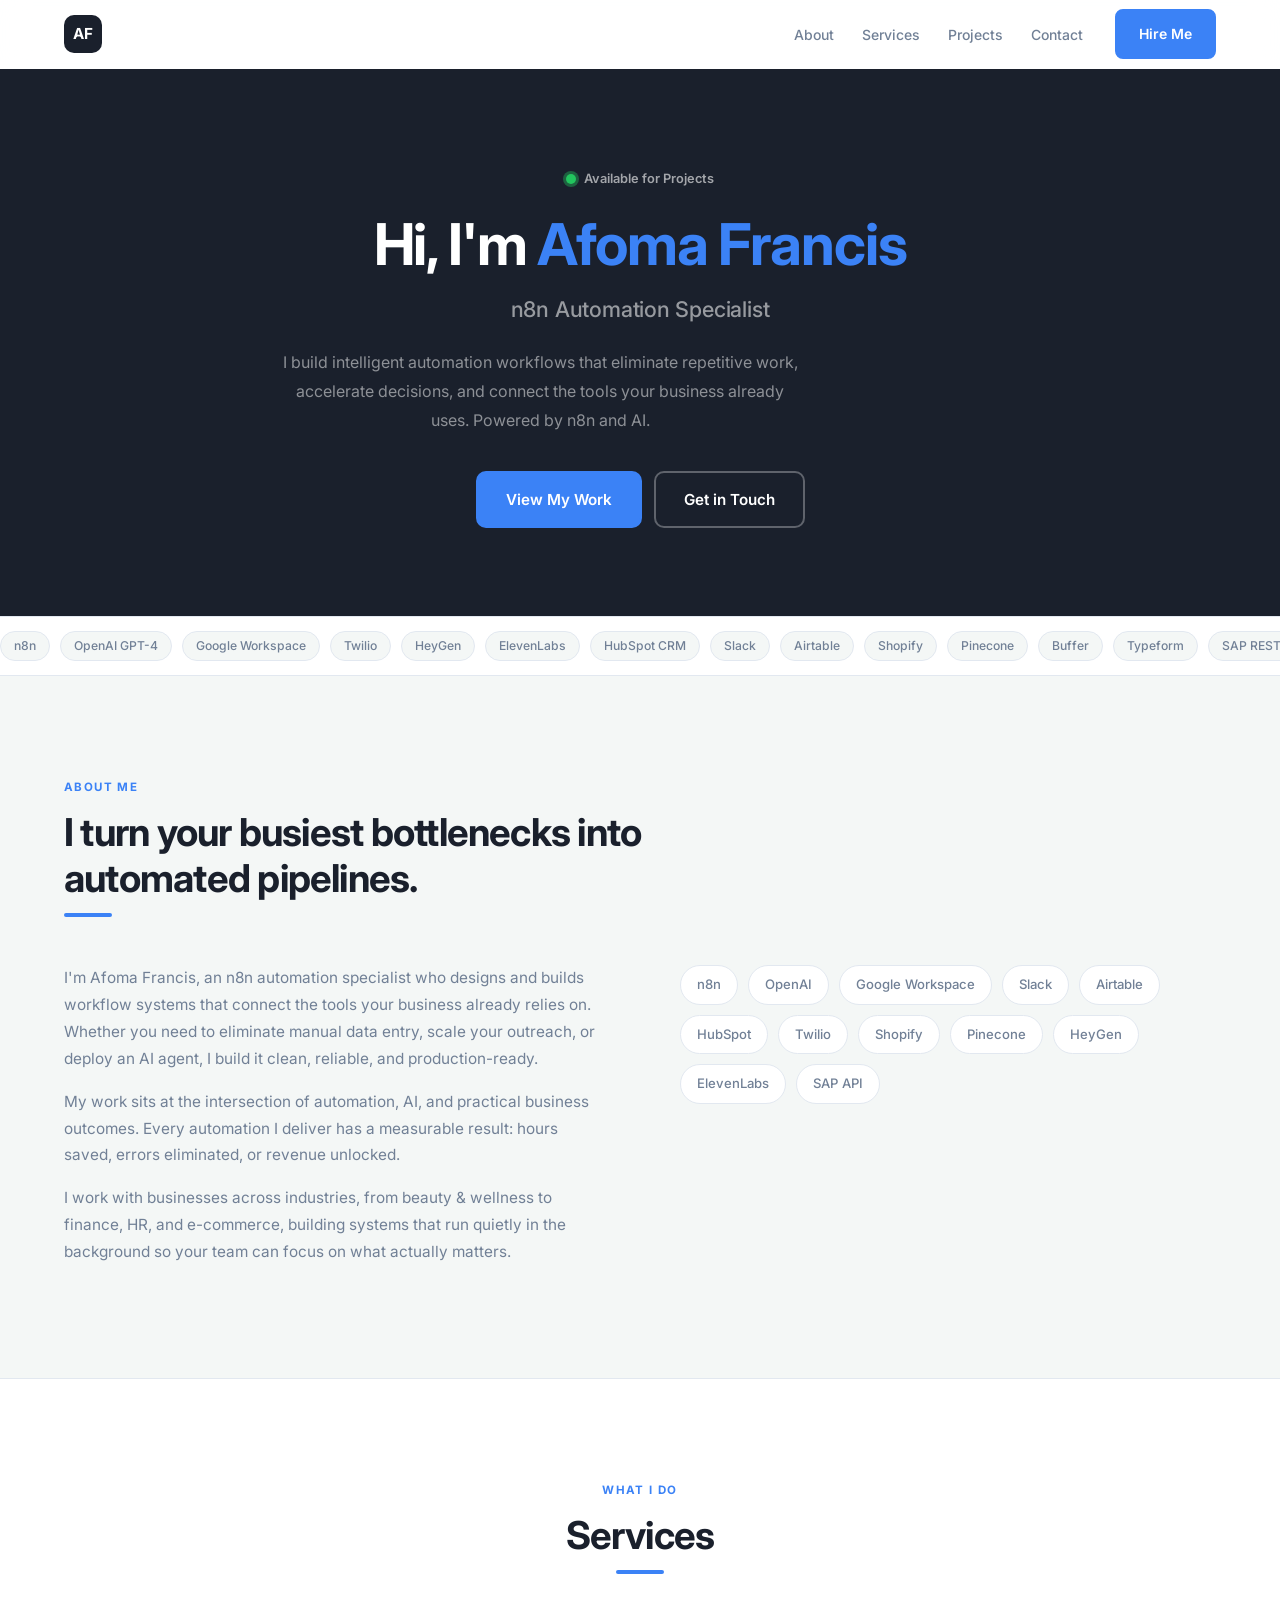
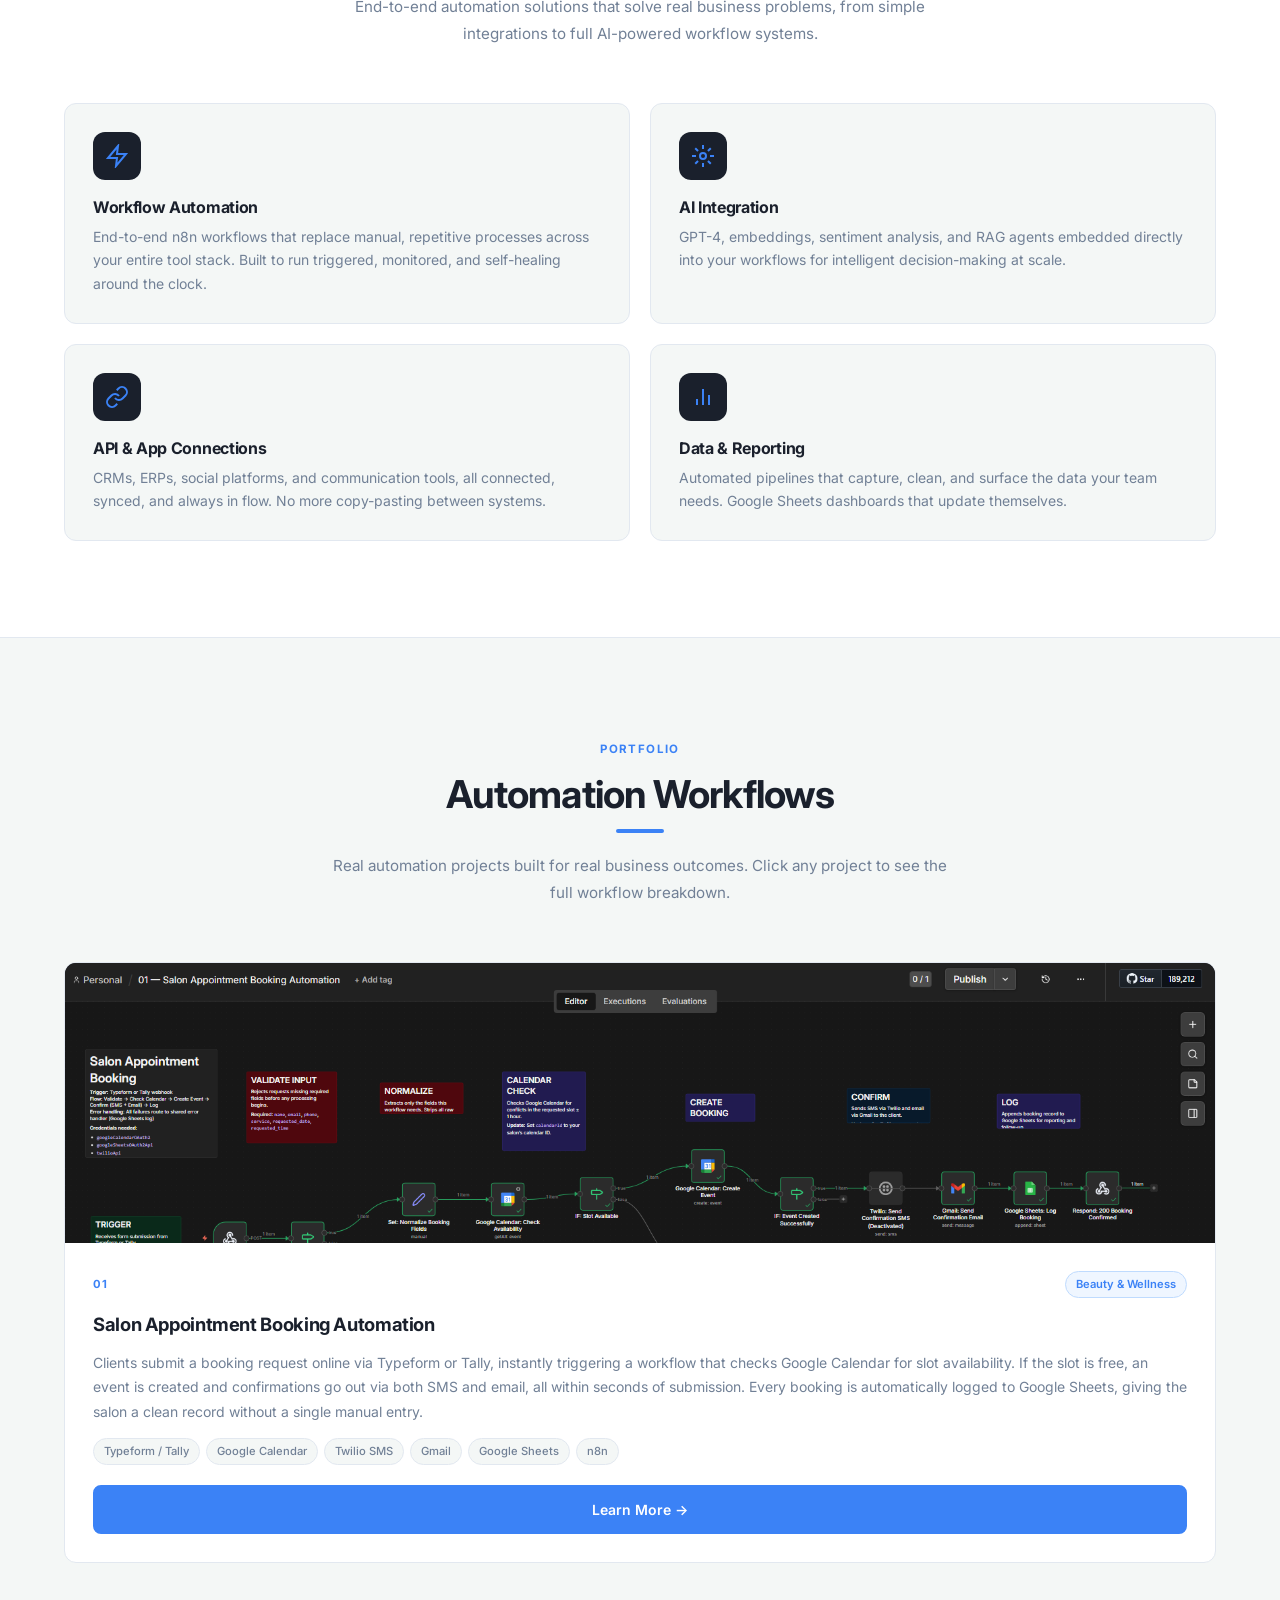
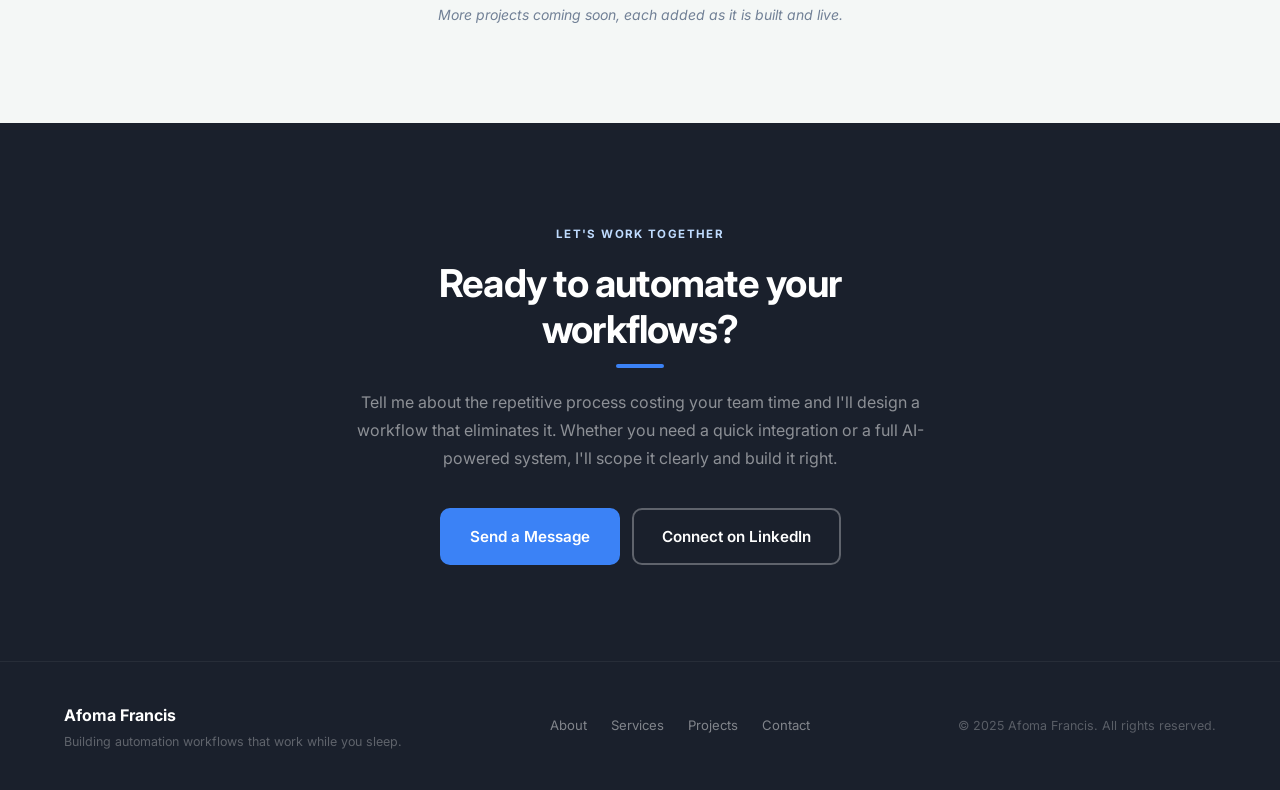
<file: index.html>
<!DOCTYPE html>
<html lang="en">
<head>
  <meta charset="UTF-8" />
  <meta name="viewport" content="width=device-width, initial-scale=1.0" />
  <title>Afoma Francis — n8n Automation Specialist</title>
  <meta name="description" content="Afoma Francis builds intelligent automation workflows with n8n and AI that eliminate repetitive work, connect business tools, and accelerate decisions." />
  <meta name="author" content="Afoma Francis" />
  <meta property="og:title" content="Afoma Francis — n8n Automation Specialist" />
  <meta property="og:description" content="Building intelligent automation workflows that eliminate repetitive work and connect the tools businesses already use. Powered by n8n and AI." />
  <meta property="og:type" content="website" />
  <meta property="og:url" content="https://afoma94.github.io" />
  <link rel="preconnect" href="https://fonts.googleapis.com" />
  <link rel="preconnect" href="https://fonts.gstatic.com" crossorigin />
  <link href="https://fonts.googleapis.com/css2?family=Inter:wght@400;500;600;700&display=swap" rel="stylesheet" />
  <link rel="stylesheet" href="css/styles.css" />
</head>
<body>

  <!-- ===== NAV ===== -->
  <header class="nav" id="nav">
    <div class="nav__inner">
      <a class="nav__logo" href="#hero">AF</a>
      <ul class="nav__links" id="navLinks">
        <li><a href="#about">About</a></li>
        <li><a href="#services">Services</a></li>
        <li><a href="#projects">Projects</a></li>
        <li><a href="#contact">Contact</a></li>
      </ul>
      <a class="btn btn--primary nav__cta" href="#contact">Hire Me</a>
      <button class="nav__toggle" id="navToggle" aria-label="Toggle menu" aria-expanded="false">
        <span></span><span></span><span></span>
      </button>
    </div>
  </header>

  <!-- ===== HERO ===== -->
  <section class="hero" id="hero">
    <div class="container">
      <div class="hero__content">
          <div class="hero__available">
            <span class="pulse-dot"></span>
            Available for Projects
          </div>
          <h1 class="hero__title">
            Hi, I'm <span class="hero__name">Afoma Francis</span>
          </h1>
          <p class="hero__sub">n8n Automation Specialist</p>
          <p class="hero__tagline">
            I build intelligent automation workflows that eliminate repetitive work, accelerate decisions, and connect the tools your business already uses. Powered by n8n and AI.
          </p>
          <div class="hero__cta">
            <a class="btn btn--primary btn--lg" href="#projects">View My Work</a>
            <a class="btn btn--ghost btn--lg" href="#contact">Get in Touch</a>
          </div>
      </div>
    </div>
  </section>

  <!-- ===== MARQUEE ===== -->
  <div class="marquee-wrap" aria-hidden="true">
    <div class="marquee__track">
      <div class="marquee__row">
        <span>n8n</span><span>OpenAI GPT-4</span><span>Google Workspace</span>
        <span>Twilio</span><span>HeyGen</span><span>ElevenLabs</span>
        <span>HubSpot CRM</span><span>Slack</span><span>Airtable</span>
        <span>Shopify</span><span>Pinecone</span><span>Buffer</span>
        <span>Typeform</span><span>SAP REST API</span><span>PhantomBuster</span>
        <span>Gmail</span><span>Google Sheets</span><span>Google Calendar</span>
        <span>n8n</span><span>OpenAI GPT-4</span><span>Google Workspace</span>
        <span>Twilio</span><span>HeyGen</span><span>ElevenLabs</span>
        <span>HubSpot CRM</span><span>Slack</span><span>Airtable</span>
        <span>Shopify</span><span>Pinecone</span><span>Buffer</span>
        <span>Typeform</span><span>SAP REST API</span><span>PhantomBuster</span>
        <span>Gmail</span><span>Google Sheets</span><span>Google Calendar</span>
      </div>
    </div>
  </div>

  <!-- ===== ABOUT ===== -->
  <section class="about" id="about">
    <div class="container">
      <div class="section-header section-header--left">
        <span class="label">About Me</span>
        <h2>I turn your busiest bottlenecks into automated pipelines.</h2>
        <div class="section-bar"></div>
      </div>
      <div class="about__grid">
        <div class="about__text">
          <p>I'm Afoma Francis, an n8n automation specialist who designs and builds workflow systems that connect the tools your business already relies on. Whether you need to eliminate manual data entry, scale your outreach, or deploy an AI agent, I build it clean, reliable, and production-ready.</p>
          <p>My work sits at the intersection of automation, AI, and practical business outcomes. Every automation I deliver has a measurable result: hours saved, errors eliminated, or revenue unlocked.</p>
          <p>I work with businesses across industries, from beauty &amp; wellness to finance, HR, and e-commerce, building systems that run quietly in the background so your team can focus on what actually matters.</p>
        </div>
        <div class="about__visual">
          <div class="tools-grid">
            <div class="tool-chip">n8n</div>
            <div class="tool-chip">OpenAI</div>
            <div class="tool-chip">Google Workspace</div>
            <div class="tool-chip">Slack</div>
            <div class="tool-chip">Airtable</div>
            <div class="tool-chip">HubSpot</div>
            <div class="tool-chip">Twilio</div>
            <div class="tool-chip">Shopify</div>
            <div class="tool-chip">Pinecone</div>
            <div class="tool-chip">HeyGen</div>
            <div class="tool-chip">ElevenLabs</div>
            <div class="tool-chip">SAP API</div>
          </div>
        </div>
      </div>
    </div>
  </section>

  <!-- ===== SERVICES ===== -->
  <section class="services-section" id="services">
    <div class="container">
      <div class="section-header">
        <span class="label">What I Do</span>
        <h2>Services</h2>
        <div class="section-bar" style="margin-left:auto;margin-right:auto;"></div>
        <p>End-to-end automation solutions that solve real business problems, from simple integrations to full AI-powered workflow systems.</p>
      </div>
      <div class="services__grid">

        <div class="service-card" data-animate>
          <div class="service-card__icon">
            <svg width="24" height="24" viewBox="0 0 24 24" fill="none" stroke="currentColor" stroke-width="2"><path d="M13 2L3 14h9l-1 8 10-12h-9l1-8z"/></svg>
          </div>
          <h3>Workflow Automation</h3>
          <p>End-to-end n8n workflows that replace manual, repetitive processes across your entire tool stack. Built to run triggered, monitored, and self-healing around the clock.</p>
        </div>

        <div class="service-card" data-animate>
          <div class="service-card__icon">
            <svg width="24" height="24" viewBox="0 0 24 24" fill="none" stroke="currentColor" stroke-width="2"><circle cx="12" cy="12" r="3"/><path d="M12 1v4M12 19v4M4.22 4.22l2.83 2.83M16.95 16.95l2.83 2.83M1 12h4M19 12h4M4.22 19.78l2.83-2.83M16.95 7.05l2.83-2.83"/></svg>
          </div>
          <h3>AI Integration</h3>
          <p>GPT-4, embeddings, sentiment analysis, and RAG agents embedded directly into your workflows for intelligent decision-making at scale.</p>
        </div>

        <div class="service-card" data-animate>
          <div class="service-card__icon">
            <svg width="24" height="24" viewBox="0 0 24 24" fill="none" stroke="currentColor" stroke-width="2"><path d="M10 13a5 5 0 0 0 7.54.54l3-3a5 5 0 0 0-7.07-7.07l-1.72 1.71"/><path d="M14 11a5 5 0 0 0-7.54-.54l-3 3a5 5 0 0 0 7.07 7.07l1.71-1.71"/></svg>
          </div>
          <h3>API &amp; App Connections</h3>
          <p>CRMs, ERPs, social platforms, and communication tools, all connected, synced, and always in flow. No more copy-pasting between systems.</p>
        </div>

        <div class="service-card" data-animate>
          <div class="service-card__icon">
            <svg width="24" height="24" viewBox="0 0 24 24" fill="none" stroke="currentColor" stroke-width="2"><line x1="18" y1="20" x2="18" y2="10"/><line x1="12" y1="20" x2="12" y2="4"/><line x1="6" y1="20" x2="6" y2="14"/></svg>
          </div>
          <h3>Data &amp; Reporting</h3>
          <p>Automated pipelines that capture, clean, and surface the data your team needs. Google Sheets dashboards that update themselves.</p>
        </div>

      </div>
    </div>
  </section>

  <!-- ===== PROJECTS ===== -->
  <section class="projects" id="projects">
    <div class="container">
      <div class="section-header">
        <span class="label">Portfolio</span>
        <h2>Automation Workflows</h2>
        <div class="section-bar" style="margin-left:auto;margin-right:auto;"></div>
        <p>Real automation projects built for real business outcomes. Click any project to see the full workflow breakdown.</p>
      </div>

      <div class="projects__grid">

        <!-- 01 Salon Booking -->
        <article class="project-card project-card--wide" data-animate>
          <div class="project-card__image">
            <img src="images/01-salon-booking.png" alt="Salon Appointment Booking Automation workflow in n8n" loading="lazy" />
          </div>
          <div class="project-card__body">
            <div class="project-card__header">
              <span class="project-card__num">01</span>
              <span class="project-card__industry">Beauty &amp; Wellness</span>
            </div>
            <h3>Salon Appointment Booking Automation</h3>
            <p class="project-card__desc">Clients submit a booking request online via Typeform or Tally, instantly triggering a workflow that checks Google Calendar for slot availability. If the slot is free, an event is created and confirmations go out via both SMS and email, all within seconds of submission. Every booking is automatically logged to Google Sheets, giving the salon a clean record without a single manual entry.</p>
            <div class="project-card__tools">
              <span>Typeform / Tally</span>
              <span>Google Calendar</span>
              <span>Twilio SMS</span>
              <span>Gmail</span>
              <span>Google Sheets</span>
              <span>n8n</span>
            </div>
            <a class="btn btn--primary project-card__cta" href="projects/01-salon-booking.html">Learn More →</a>
          </div>
        </article>

      </div>

      <p class="projects__more">More projects coming soon, each added as it is built and live.</p>

    </div>
  </section>

  <!-- ===== CONTACT ===== -->
  <section class="contact" id="contact">
    <div class="container">
      <div class="contact__inner">
        <span class="label label--light">Let's Work Together</span>
        <h2>Ready to automate your workflows?</h2>
        <div class="section-bar" style="margin:12px auto 20px;"></div>
        <p>Tell me about the repetitive process costing your team time and I'll design a workflow that eliminates it. Whether you need a quick integration or a full AI-powered system, I'll scope it clearly and build it right.</p>
        <div class="contact__cta">
          <a class="btn btn--primary btn--lg" href="mailto:afomafrancis94@gmail.com">Send a Message</a>
          <a class="btn btn--ghost btn--lg" href="https://www.linkedin.com/in/afoma-francis-06370140b/" target="_blank" rel="noopener noreferrer">Connect on LinkedIn</a>
        </div>
      </div>
    </div>
  </section>

  <!-- ===== FOOTER ===== -->
  <footer class="footer">
    <div class="container">
      <div class="footer__inner">
        <div class="footer__brand">
          <span class="footer__logo">Afoma Francis</span>
          <p>Building automation workflows that work while you sleep.</p>
        </div>
        <nav class="footer__nav" aria-label="Footer navigation">
          <a href="#about">About</a>
          <a href="#services">Services</a>
          <a href="#projects">Projects</a>
          <a href="#contact">Contact</a>
        </nav>
        <p class="footer__copy">&copy; 2025 Afoma Francis. All rights reserved.</p>
      </div>
    </div>
  </footer>

  <script src="js/main.js"></script>
</body>
</html>
</file>
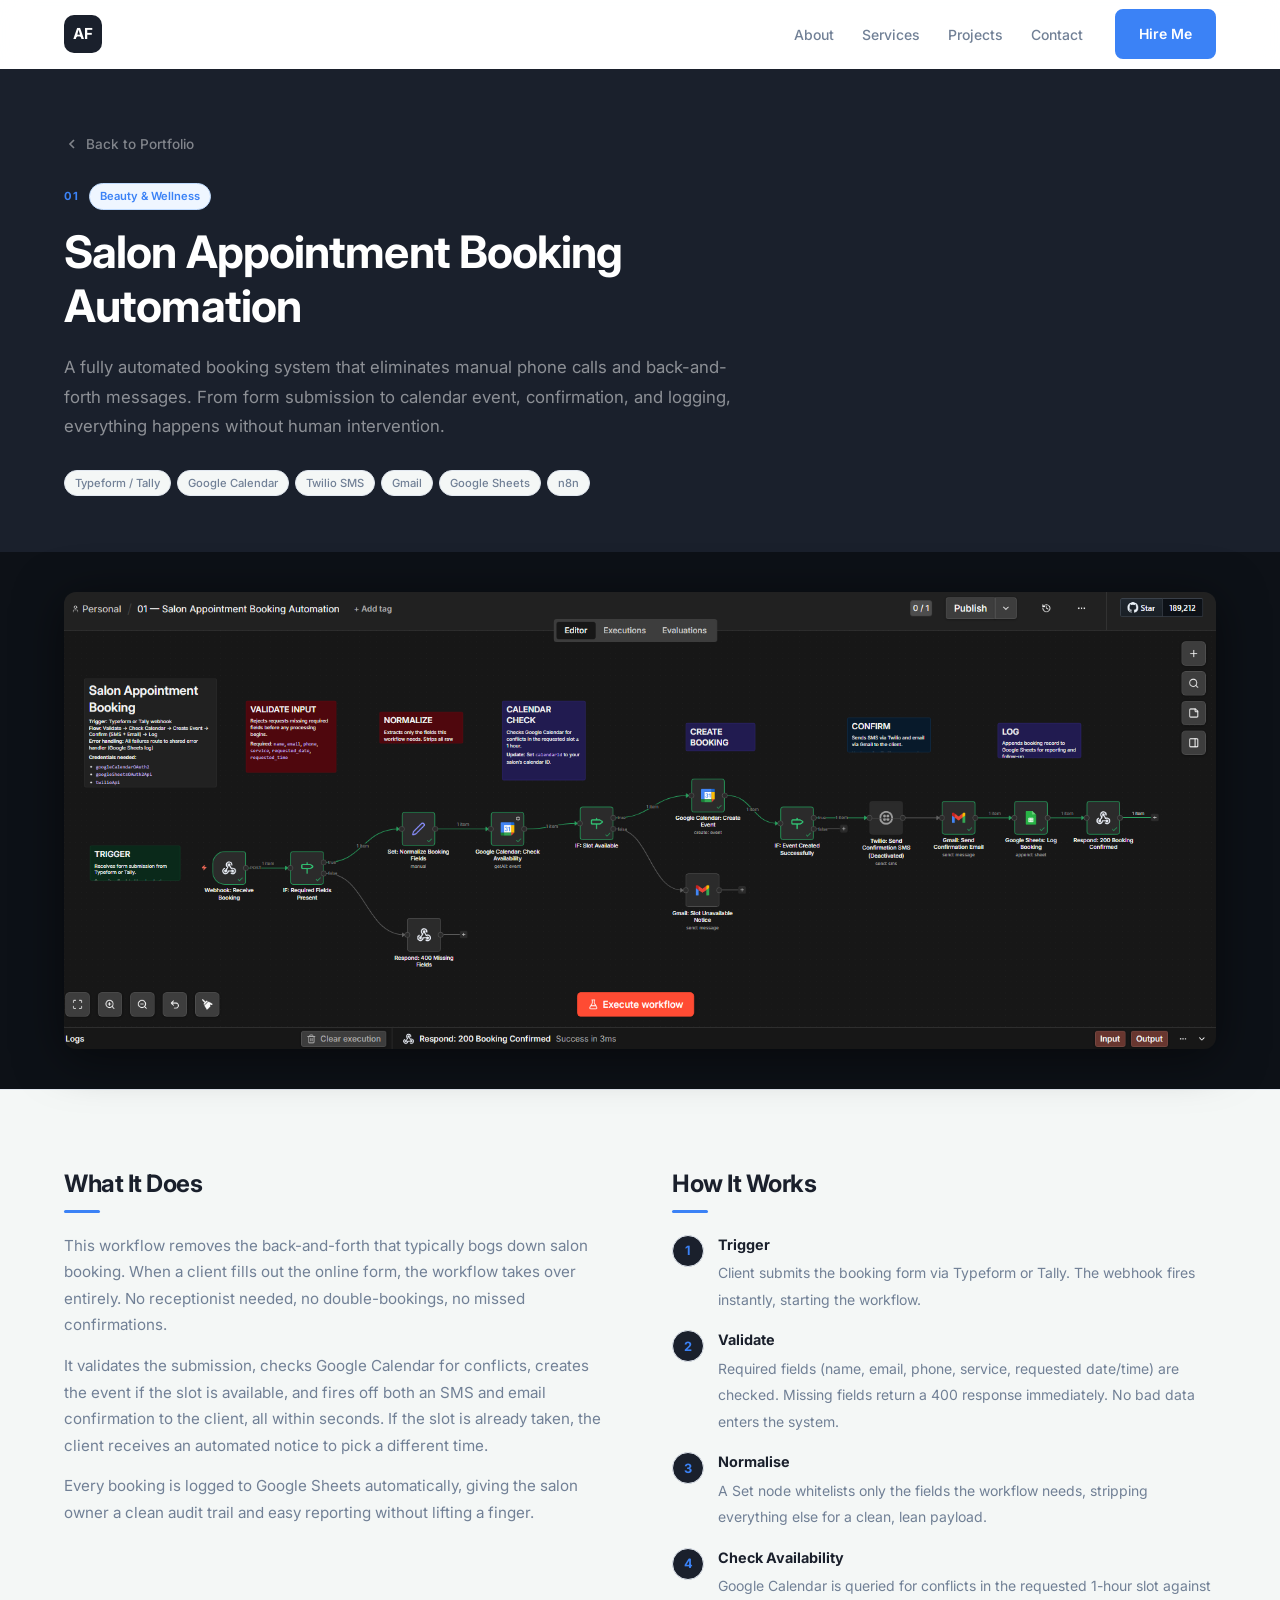
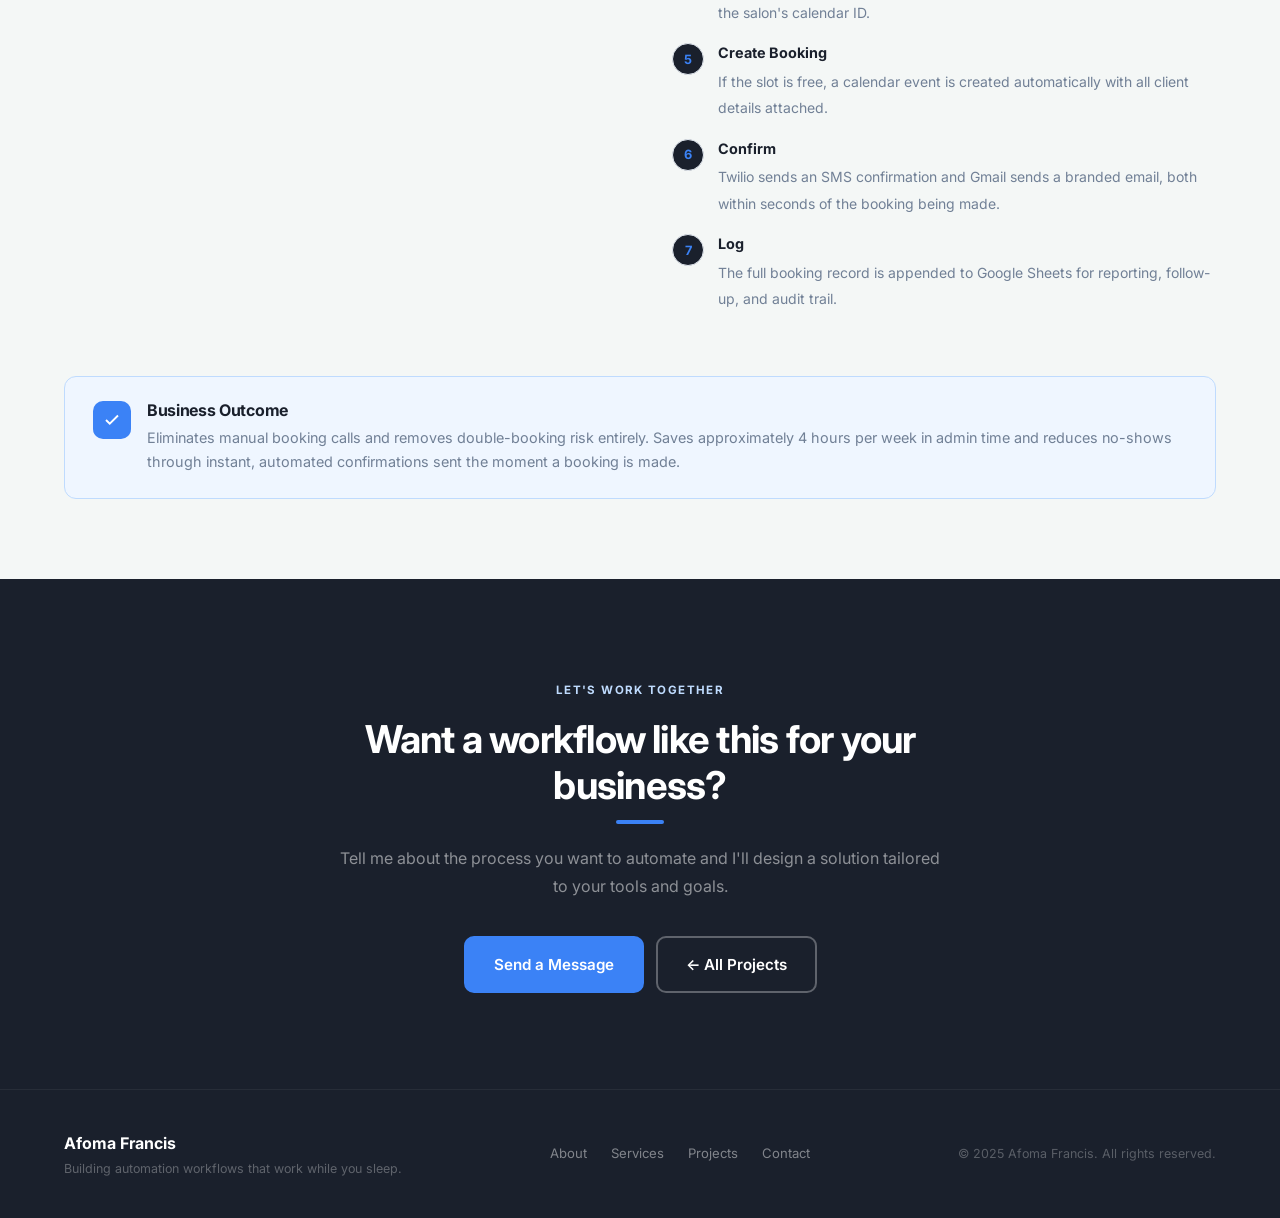
<file: projects/01-salon-booking.html>
<!DOCTYPE html>
<html lang="en">
<head>
  <meta charset="UTF-8" />
  <meta name="viewport" content="width=device-width, initial-scale=1.0" />
  <title>Salon Appointment Booking Automation — Afoma Francis</title>
  <meta name="description" content="A fully automated salon booking system built with n8n. Clients book online, the workflow checks availability, confirms via SMS and email, and logs every booking automatically." />
  <link rel="preconnect" href="https://fonts.googleapis.com" />
  <link rel="preconnect" href="https://fonts.gstatic.com" crossorigin />
  <link href="https://fonts.googleapis.com/css2?family=Inter:wght@400;500;600;700&display=swap" rel="stylesheet" />
  <link rel="stylesheet" href="../css/styles.css" />
</head>
<body>

  <!-- ===== NAV ===== -->
  <header class="nav" id="nav">
    <div class="nav__inner">
      <a class="nav__logo" href="../index.html">AF</a>
      <ul class="nav__links" id="navLinks">
        <li><a href="../index.html#about">About</a></li>
        <li><a href="../index.html#services">Services</a></li>
        <li><a href="../index.html#projects">Projects</a></li>
        <li><a href="../index.html#contact">Contact</a></li>
      </ul>
      <a class="btn btn--primary nav__cta" href="../index.html#contact">Hire Me</a>
      <button class="nav__toggle" id="navToggle" aria-label="Toggle menu" aria-expanded="false">
        <span></span><span></span><span></span>
      </button>
    </div>
  </header>

  <!-- ===== PROJECT HERO ===== -->
  <section class="proj-hero">
    <div class="container">
      <a class="proj-back" href="../index.html#projects">
        <svg width="16" height="16" viewBox="0 0 24 24" fill="none" stroke="currentColor" stroke-width="2.5"><polyline points="15 18 9 12 15 6"/></svg>
        Back to Portfolio
      </a>
      <div class="proj-meta">
        <span class="project-card__num">01</span>
        <span class="project-card__industry">Beauty &amp; Wellness</span>
      </div>
      <h1 class="proj-title">Salon Appointment Booking Automation</h1>
      <p class="proj-tagline">A fully automated booking system that eliminates manual phone calls and back-and-forth messages. From form submission to calendar event, confirmation, and logging, everything happens without human intervention.</p>
      <div class="project-card__tools">
        <span>Typeform / Tally</span>
        <span>Google Calendar</span>
        <span>Twilio SMS</span>
        <span>Gmail</span>
        <span>Google Sheets</span>
        <span>n8n</span>
      </div>
    </div>
  </section>

  <!-- ===== WORKFLOW SCREENSHOT ===== -->
  <div class="proj-screenshot">
    <div class="container">
      <img src="../images/01-salon-booking.png" alt="Salon Appointment Booking Automation — full n8n workflow canvas" />
    </div>
  </div>

  <!-- ===== PROJECT DETAIL ===== -->
  <section class="proj-detail">
    <div class="container">
      <div class="proj-detail__grid">

        <!-- What it does -->
        <div class="proj-section">
          <h2>What It Does</h2>
          <p>This workflow removes the back-and-forth that typically bogs down salon booking. When a client fills out the online form, the workflow takes over entirely. No receptionist needed, no double-bookings, no missed confirmations.</p>
          <p>It validates the submission, checks Google Calendar for conflicts, creates the event if the slot is available, and fires off both an SMS and email confirmation to the client, all within seconds. If the slot is already taken, the client receives an automated notice to pick a different time.</p>
          <p>Every booking is logged to Google Sheets automatically, giving the salon owner a clean audit trail and easy reporting without lifting a finger.</p>
        </div>

        <!-- How it works -->
        <div class="proj-section">
          <h2>How It Works</h2>
          <ol class="proj-steps">
            <li>
              <div>
                <strong>Trigger</strong>
                <span>Client submits the booking form via Typeform or Tally. The webhook fires instantly, starting the workflow.</span>
              </div>
            </li>
            <li>
              <div>
                <strong>Validate</strong>
                <span>Required fields (name, email, phone, service, requested date/time) are checked. Missing fields return a 400 response immediately. No bad data enters the system.</span>
              </div>
            </li>
            <li>
              <div>
                <strong>Normalise</strong>
                <span>A Set node whitelists only the fields the workflow needs, stripping everything else for a clean, lean payload.</span>
              </div>
            </li>
            <li>
              <div>
                <strong>Check Availability</strong>
                <span>Google Calendar is queried for conflicts in the requested 1-hour slot against the salon's calendar ID.</span>
              </div>
            </li>
            <li>
              <div>
                <strong>Create Booking</strong>
                <span>If the slot is free, a calendar event is created automatically with all client details attached.</span>
              </div>
            </li>
            <li>
              <div>
                <strong>Confirm</strong>
                <span>Twilio sends an SMS confirmation and Gmail sends a branded email, both within seconds of the booking being made.</span>
              </div>
            </li>
            <li>
              <div>
                <strong>Log</strong>
                <span>The full booking record is appended to Google Sheets for reporting, follow-up, and audit trail.</span>
              </div>
            </li>
          </ol>
        </div>

        <!-- Business outcome -->
        <div class="proj-outcome">
          <div class="proj-outcome__icon">
            <svg width="18" height="18" viewBox="0 0 24 24" fill="none" stroke="currentColor" stroke-width="2.5"><polyline points="20 6 9 17 4 12"/></svg>
          </div>
          <div>
            <h3>Business Outcome</h3>
            <p>Eliminates manual booking calls and removes double-booking risk entirely. Saves approximately 4 hours per week in admin time and reduces no-shows through instant, automated confirmations sent the moment a booking is made.</p>
          </div>
        </div>

      </div>
    </div>
  </section>

  <!-- ===== CONTACT CTA ===== -->
  <section class="contact" id="contact">
    <div class="container">
      <div class="contact__inner">
        <span class="label label--light">Let's Work Together</span>
        <h2>Want a workflow like this for your business?</h2>
        <div class="section-bar" style="margin:12px auto 20px;"></div>
        <p>Tell me about the process you want to automate and I'll design a solution tailored to your tools and goals.</p>
        <div class="contact__cta">
          <a class="btn btn--primary btn--lg" href="mailto:afomafrancis94@gmail.com">Send a Message</a>
          <a class="btn btn--ghost btn--lg" href="../index.html#projects">&#8592; All Projects</a>
        </div>
      </div>
    </div>
  </section>

  <!-- ===== FOOTER ===== -->
  <footer class="footer">
    <div class="container">
      <div class="footer__inner">
        <div class="footer__brand">
          <span class="footer__logo">Afoma Francis</span>
          <p>Building automation workflows that work while you sleep.</p>
        </div>
        <nav class="footer__nav" aria-label="Footer navigation">
          <a href="../index.html#about">About</a>
          <a href="../index.html#services">Services</a>
          <a href="../index.html#projects">Projects</a>
          <a href="../index.html#contact">Contact</a>
        </nav>
        <p class="footer__copy">&copy; 2025 Afoma Francis. All rights reserved.</p>
      </div>
    </div>
  </footer>

  <script src="../js/main.js"></script>
</body>
</html>
</file>
<file: css/styles.css>
/* ===================================================
   Design Tokens — Ice White / Deep Navy / Electric Blue
   =================================================== */
:root {
  --ice:         #F4F7F6;
  --navy:        #1A202C;
  --navy-mid:    #2D3748;
  --navy-light:  #4A5568;
  --blue:        #3B82F6;
  --blue-hover:  #2563EB;
  --blue-light:  #EFF6FF;
  --blue-dim:    #BFDBFE;
  --surface:     #FFFFFF;
  --border:      #E2E8F0;
  --text:        #1A202C;
  --text-muted:  #718096;

  --radius:      12px;
  --radius-sm:   8px;
  --shadow:      0 1px 3px rgba(0,0,0,0.07), 0 4px 16px rgba(59,130,246,0.07);
  --shadow-hover:0 8px 24px rgba(0,0,0,0.10), 0 16px 40px rgba(59,130,246,0.13);
  --nav-h:       68px;
  --max-w:       1200px;
  --ease:        0.22s ease;
}

/* ===================================================
   Reset
   =================================================== */
*, *::before, *::after { box-sizing: border-box; margin: 0; padding: 0; }
html { scroll-behavior: smooth; }
body {
  font-family: 'Inter', -apple-system, BlinkMacSystemFont, sans-serif;
  background: var(--ice);
  color: var(--text);
  line-height: 1.65;
  -webkit-font-smoothing: antialiased;
}
img { max-width: 100%; display: block; }
a   { text-decoration: none; }

/* ===================================================
   Layout Helpers
   =================================================== */
.container {
  max-width: var(--max-w);
  margin: 0 auto;
  padding: 0 24px;
}
.label {
  display: inline-block;
  font-size: 0.72rem;
  font-weight: 700;
  letter-spacing: 0.12em;
  text-transform: uppercase;
  color: var(--blue);
  margin-bottom: 8px;
}
.label--light { color: var(--blue-dim); }

.section-bar {
  width: 48px;
  height: 4px;
  background: var(--blue);
  border-radius: 2px;
  margin: 12px 0 20px;
}
.section-header {
  text-align: center;
  max-width: 640px;
  margin: 0 auto 56px;
}
.section-header--left {
  text-align: left;
  margin: 0 0 48px;
}
.section-header h2 { margin: 4px 0 0; }
.section-header p  { font-size: 0.95rem; color: var(--text-muted); margin-top: 8px; }

/* ===================================================
   Typography
   =================================================== */
h1, h2, h3 { font-weight: 700; line-height: 1.2; letter-spacing: -0.02em; }
h1 { font-size: clamp(2rem,   5vw, 3.6rem); }
h2 { font-size: clamp(1.7rem, 4vw, 2.4rem); }
h3 { font-size: 1.1rem; }
p  { color: var(--text-muted); line-height: 1.75; }

/* ===================================================
   Buttons
   =================================================== */
.btn {
  display: inline-flex;
  align-items: center;
  justify-content: center;
  gap: 6px;
  padding: 11px 22px;
  font-size: 0.875rem;
  font-weight: 600;
  border-radius: var(--radius-sm);
  border: 2px solid transparent;
  cursor: pointer;
  transition: all var(--ease);
  font-family: inherit;
}
.btn--primary {
  background: var(--blue);
  color: #fff;
  border-color: var(--blue);
}
.btn--primary:hover {
  background: var(--blue-hover);
  border-color: var(--blue-hover);
  transform: translateY(-1px);
  box-shadow: 0 4px 16px rgba(59,130,246,0.35);
}
.btn--outline {
  background: transparent;
  color: var(--text);
  border-color: var(--border);
}
.btn--outline:hover {
  border-color: var(--blue);
  color: var(--blue);
  transform: translateY(-1px);
}
.btn--ghost {
  background: transparent;
  color: #fff;
  border-color: rgba(255,255,255,0.3);
}
.btn--ghost:hover {
  border-color: #fff;
  background: rgba(255,255,255,0.08);
  transform: translateY(-1px);
}
.btn--lg { padding: 14px 28px; font-size: 0.95rem; border-radius: 10px; }
.btn--sm { padding: 8px 16px;  font-size: 0.78rem; }

/* ===================================================
   Navigation
   =================================================== */
.nav {
  position: sticky;
  top: 0;
  z-index: 100;
  background: rgba(255,255,255,0.92);
  backdrop-filter: blur(14px);
  -webkit-backdrop-filter: blur(14px);
  border-bottom: 1px solid transparent;
  transition: border-color var(--ease), box-shadow var(--ease);
}
.nav.scrolled {
  border-color: var(--border);
  box-shadow: 0 1px 16px rgba(0,0,0,0.06);
}
.nav__inner {
  max-width: var(--max-w);
  margin: 0 auto;
  padding: 0 24px;
  height: var(--nav-h);
  display: flex;
  align-items: center;
  gap: 32px;
}
.nav__logo {
  font-size: 0.95rem;
  font-weight: 700;
  letter-spacing: 0.02em;
  color: #fff;
  background: var(--navy);
  width: 38px;
  height: 38px;
  display: flex;
  align-items: center;
  justify-content: center;
  border-radius: 10px;
  margin-right: auto;
  transition: background var(--ease);
}
.nav__logo:hover { background: var(--blue); }
.nav__links {
  display: flex;
  list-style: none;
  gap: 28px;
}
.nav__links a {
  color: var(--text-muted);
  font-size: 0.875rem;
  font-weight: 500;
  transition: color var(--ease);
}
.nav__links a:hover,
.nav__links a[aria-current] { color: var(--blue); }
.nav__cta { white-space: nowrap; }
.nav__toggle {
  display: none;
  flex-direction: column;
  gap: 5px;
  background: none;
  border: none;
  cursor: pointer;
  padding: 6px;
  margin-left: auto;
}
.nav__toggle span {
  display: block;
  width: 22px;
  height: 2px;
  background: var(--text);
  border-radius: 2px;
  transition: all 0.25s ease;
}
.nav__toggle.open span:nth-child(1) { transform: translateY(7px) rotate(45deg); }
.nav__toggle.open span:nth-child(2) { opacity: 0; }
.nav__toggle.open span:nth-child(3) { transform: translateY(-7px) rotate(-45deg); }
.nav__links.open {
  display: flex !important;
  flex-direction: column;
  position: fixed;
  top: var(--nav-h);
  left: 0; right: 0;
  background: var(--surface);
  border-bottom: 1px solid var(--border);
  padding: 24px;
  gap: 20px;
  z-index: 99;
  box-shadow: 0 8px 24px rgba(0,0,0,0.08);
}
.nav__links.open li { display: block; }
.nav__links.open a  { font-size: 1rem; }

/* ===================================================
   Hero
   =================================================== */
.hero {
  background: var(--navy);
  color: #fff;
  padding: 96px 0 88px;
}
.hero__content {
  max-width: 720px;
  margin: 0 auto;
  text-align: center;
}
.hero__available {
  display: inline-flex;
  align-items: center;
  gap: 8px;
  font-size: 0.8rem;
  font-weight: 600;
  color: rgba(255,255,255,0.6);
  margin-bottom: 20px;
}
.pulse-dot {
  width: 10px;
  height: 10px;
  background: #22c55e;
  border-radius: 50%;
  position: relative;
  flex-shrink: 0;
}
.pulse-dot::after {
  content: '';
  position: absolute;
  inset: -3px;
  border-radius: 50%;
  background: #22c55e;
  opacity: 0.4;
  animation: pulse 1.8s ease-in-out infinite;
}
.pulse-dot--sm { width: 8px; height: 8px; }
@keyframes pulse {
  0%, 100% { transform: scale(1);   opacity: 0.4; }
  50%       { transform: scale(1.7); opacity: 0; }
}
.hero__title {
  color: #fff;
  margin-bottom: 12px;
}
.hero__name { color: var(--blue); }
.hero__sub {
  font-size: clamp(1rem, 2.5vw, 1.35rem);
  font-weight: 500;
  color: rgba(255,255,255,0.55);
  margin-bottom: 20px;
  letter-spacing: -0.01em;
}
.hero__tagline {
  color: rgba(255,255,255,0.5);
  font-size: 1rem;
  line-height: 1.8;
  max-width: 520px;
  margin-bottom: 36px;
}
.hero__cta {
  display: flex;
  gap: 12px;
  flex-wrap: wrap;
  justify-content: center;
  margin-bottom: 0;
}
.stat__number {
  display: block;
  font-size: 2rem;
  font-weight: 700;
  color: var(--blue);
  letter-spacing: -0.04em;
}
.stat__label {
  font-size: 0.75rem;
  font-weight: 500;
  color: rgba(255,255,255,0.4);
}

/* Workflow execution card (hero right) */
.hero__visual {
  display: flex;
  align-items: center;
  justify-content: center;
}
.workflow-card {
  background: var(--navy-mid);
  border: 1px solid rgba(59,130,246,0.2);
  border-radius: var(--radius);
  padding: 24px;
  width: 100%;
  box-shadow: 0 0 0 1px rgba(59,130,246,0.08), 0 24px 64px rgba(0,0,0,0.35);
}
.workflow-card__head {
  display: flex;
  align-items: center;
  justify-content: space-between;
  margin-bottom: 20px;
  padding-bottom: 16px;
  border-bottom: 1px solid rgba(255,255,255,0.07);
}
.workflow-card__status {
  display: flex;
  align-items: center;
  gap: 8px;
  font-size: 0.82rem;
  font-weight: 600;
  color: rgba(255,255,255,0.65);
}
.workflow-card__badge {
  font-size: 0.64rem;
  font-weight: 700;
  letter-spacing: 0.1em;
  padding: 3px 8px;
  background: rgba(59,130,246,0.15);
  border: 1px solid rgba(59,130,246,0.3);
  color: var(--blue);
  border-radius: 100px;
}
.workflow-steps {
  list-style: none;
  display: flex;
  flex-direction: column;
  gap: 8px;
  margin-bottom: 20px;
}
.wf-step {
  display: flex;
  align-items: center;
  gap: 10px;
  font-size: 0.84rem;
  color: rgba(255,255,255,0.35);
  padding: 9px 11px;
  border-radius: var(--radius-sm);
  background: rgba(255,255,255,0.02);
}
.wf-step--done {
  color: rgba(255,255,255,0.8);
  background: rgba(59,130,246,0.07);
}
.wf-step__icon {
  width: 14px;
  height: 14px;
  stroke: #22c55e;
  flex-shrink: 0;
}
.workflow-card__foot {
  display: flex;
  align-items: center;
  gap: 6px;
  font-size: 0.8rem;
  font-weight: 600;
  color: #22c55e;
  padding-top: 16px;
  border-top: 1px solid rgba(255,255,255,0.07);
}
.workflow-card__foot svg { stroke: #22c55e; }

/* ===================================================
   Marquee
   =================================================== */
.marquee-wrap {
  overflow: hidden;
  background: var(--surface);
  border-top: 1px solid var(--border);
  border-bottom: 1px solid var(--border);
  padding: 14px 0;
}
.marquee__track  { overflow: hidden; white-space: nowrap; }
.marquee__row {
  display: inline-flex;
  gap: 10px;
  animation: marquee 32s linear infinite;
}
.marquee-wrap:hover .marquee__row { animation-play-state: paused; }
.marquee__row span {
  display: inline-flex;
  align-items: center;
  padding: 4px 13px;
  background: var(--ice);
  border: 1px solid var(--border);
  border-radius: 100px;
  font-size: 0.76rem;
  font-weight: 500;
  color: var(--text-muted);
  white-space: nowrap;
}
@keyframes marquee {
  0%   { transform: translateX(0); }
  100% { transform: translateX(-50%); }
}

/* ===================================================
   About
   =================================================== */
.about { padding: 96px 0; background: var(--ice); }
.about__grid {
  display: grid;
  grid-template-columns: 1fr 1fr;
  gap: 80px;
  align-items: start;
}
.about__text p { margin-bottom: 16px; font-size: 0.96rem; }
.tools-grid    { display: flex; flex-wrap: wrap; gap: 10px; }
.tool-chip {
  padding: 8px 16px;
  background: var(--surface);
  border: 1px solid var(--border);
  border-radius: 100px;
  font-size: 0.82rem;
  font-weight: 500;
  color: var(--text-muted);
  transition: border-color var(--ease), color var(--ease), background var(--ease);
  cursor: default;
}
.tool-chip:hover {
  border-color: var(--blue);
  color: var(--blue);
  background: var(--blue-light);
}

/* ===================================================
   Services
   =================================================== */
.services-section {
  padding: 96px 0;
  background: var(--surface);
  border-top: 1px solid var(--border);
  border-bottom: 1px solid var(--border);
}
.services__grid {
  display: grid;
  grid-template-columns: repeat(2, 1fr);
  gap: 20px;
}
.service-card {
  background: var(--ice);
  border: 1px solid var(--border);
  border-radius: var(--radius);
  padding: 28px;
  transition: box-shadow var(--ease), transform var(--ease), border-color var(--ease);
}
.service-card:hover {
  box-shadow: var(--shadow-hover);
  border-color: var(--blue-dim);
  transform: translateY(-2px);
}
.service-card__icon {
  width: 48px;
  height: 48px;
  background: var(--navy);
  border-radius: 12px;
  display: flex;
  align-items: center;
  justify-content: center;
  margin-bottom: 18px;
  color: var(--blue);
}
.service-card h3 { font-size: 1rem; margin-bottom: 8px; color: var(--text); }
.service-card p  { font-size: 0.875rem; color: var(--text-muted); line-height: 1.65; }

/* ===================================================
   Projects
   =================================================== */
.projects { padding: 96px 0; background: var(--ice); }
.projects__grid {
  display: grid;
  grid-template-columns: repeat(2, 1fr);
  gap: 24px;
}
.projects__more {
  text-align: center;
  margin-top: 40px;
  font-size: 0.875rem;
  color: var(--text-muted);
  font-style: italic;
}

.project-card {
  background: var(--surface);
  border: 1px solid var(--border);
  border-radius: var(--radius);
  overflow: hidden;
  display: flex;
  flex-direction: column;
  position: relative;
  transition: box-shadow var(--ease), border-color var(--ease), transform var(--ease);
}
.project-card::after {
  content: '';
  position: absolute;
  top: 0; left: 0; right: 0;
  height: 3px;
  background: var(--blue);
  transform: scaleX(0);
  transform-origin: left;
  transition: transform 0.3s ease;
  z-index: 1;
}
.project-card:hover {
  box-shadow: var(--shadow-hover);
  border-color: var(--blue-dim);
  transform: translateY(-3px);
}
.project-card:hover::after { transform: scaleX(1); }
.project-card--wide { grid-column: 1 / -1; }

.project-card__image {
  width: 100%;
  height: 280px;
  overflow: hidden;
  background: var(--navy);
  flex-shrink: 0;
}
.project-card__image img {
  width: 100%;
  height: 100%;
  object-fit: cover;
  object-position: top left;
  transition: transform 0.45s ease;
}
.project-card:hover .project-card__image img { transform: scale(1.03); }

.project-card__body {
  padding: 28px;
  display: flex;
  flex-direction: column;
  gap: 14px;
  flex: 1;
}
.project-card__header {
  display: flex;
  align-items: center;
  justify-content: space-between;
  gap: 8px;
}
.project-card__num {
  font-size: 0.7rem;
  font-weight: 700;
  color: var(--blue);
  letter-spacing: 0.1em;
}
.project-card__industry {
  font-size: 0.7rem;
  font-weight: 600;
  padding: 3px 10px;
  background: var(--blue-light);
  color: var(--blue);
  border: 1px solid var(--blue-dim);
  border-radius: 100px;
}
.project-card h3 {
  font-size: 1.15rem;
  color: var(--text);
  line-height: 1.35;
}
.project-card__desc {
  font-size: 0.875rem;
  color: var(--text-muted);
  line-height: 1.75;
  flex: 1;
}
.project-card__tools {
  display: flex;
  flex-wrap: wrap;
  gap: 6px;
}
.project-card__tools span {
  font-size: 0.7rem;
  font-weight: 500;
  padding: 3px 10px;
  background: var(--ice);
  color: var(--text-muted);
  border: 1px solid var(--border);
  border-radius: 100px;
}
.project-card__cta {
  width: 100%;
  margin-top: 6px;
}

/* ===================================================
   Contact
   =================================================== */
.contact {
  background: var(--navy);
  padding: 96px 0;
}
.contact__inner {
  max-width: 600px;
  margin: 0 auto;
  text-align: center;
}
.contact__inner h2 { color: #fff; margin: 8px 0 0; }
.contact__inner p  { color: rgba(255,255,255,0.5); margin-bottom: 36px; font-size: 1rem; }
.contact__cta {
  display: flex;
  gap: 12px;
  justify-content: center;
  flex-wrap: wrap;
}

/* ===================================================
   Footer
   =================================================== */
.footer {
  background: var(--navy);
  border-top: 1px solid rgba(255,255,255,0.06);
  padding: 40px 0;
}
.footer__inner {
  display: flex;
  align-items: center;
  justify-content: space-between;
  gap: 24px;
  flex-wrap: wrap;
}
.footer__brand { display: flex; flex-direction: column; gap: 4px; }
.footer__logo  { font-weight: 700; color: #fff; font-size: 1rem; }
.footer__brand p  { font-size: 0.78rem; color: rgba(255,255,255,0.3); line-height: 1.4; }
.footer__nav  { display: flex; gap: 24px; }
.footer__nav a {
  font-size: 0.82rem;
  color: rgba(255,255,255,0.45);
  transition: color var(--ease);
}
.footer__nav a:hover { color: #fff; }
.footer__copy { font-size: 0.78rem; color: rgba(255,255,255,0.28); }

/* ===================================================
   Animate-in
   =================================================== */
[data-animate] {
  opacity: 0;
  transform: translateY(20px);
  transition: opacity 0.55s ease, transform 0.55s ease;
}
[data-animate].is-visible { opacity: 1; transform: translateY(0); }
.services__grid .service-card:nth-child(1) { transition-delay: 0.05s; }
.services__grid .service-card:nth-child(2) { transition-delay: 0.12s; }
.services__grid .service-card:nth-child(3) { transition-delay: 0.05s; }
.services__grid .service-card:nth-child(4) { transition-delay: 0.12s; }
.projects__grid .project-card:nth-child(1) { transition-delay: 0.08s; }

/* ===================================================
   Project Detail Page
   =================================================== */
.proj-hero {
  background: var(--navy);
  color: #fff;
  padding: 64px 0 56px;
}
.proj-back {
  display: inline-flex;
  align-items: center;
  gap: 6px;
  font-size: 0.85rem;
  font-weight: 500;
  color: rgba(255,255,255,0.45);
  margin-bottom: 28px;
  transition: color var(--ease);
}
.proj-back:hover { color: var(--blue); }
.proj-meta {
  display: flex;
  align-items: center;
  gap: 10px;
  margin-bottom: 16px;
}
.proj-title {
  color: #fff;
  max-width: 760px;
  margin-bottom: 20px;
  font-size: clamp(1.8rem, 4vw, 2.8rem);
}
.proj-tagline {
  max-width: 680px;
  font-size: 1.05rem;
  color: rgba(255,255,255,0.5);
  line-height: 1.75;
  margin-bottom: 28px;
}
.proj-screenshot {
  background: #0d1117;
  padding: 40px 0;
  border-bottom: 1px solid var(--border);
}
.proj-screenshot img {
  border-radius: var(--radius);
  box-shadow: 0 8px 48px rgba(0,0,0,0.5);
}
.proj-detail { padding: 80px 0; }
.proj-detail__grid {
  display: grid;
  grid-template-columns: 1fr 1fr;
  gap: 64px;
}
.proj-section h2 {
  font-size: 1.5rem;
  margin-bottom: 20px;
  color: var(--text);
  position: relative;
  padding-bottom: 14px;
}
.proj-section h2::after {
  content: '';
  position: absolute;
  bottom: 0; left: 0;
  width: 36px; height: 3px;
  background: var(--blue);
  border-radius: 2px;
}
.proj-section p { margin-bottom: 14px; font-size: 0.95rem; }
.proj-steps {
  list-style: none;
  counter-reset: step;
  display: flex;
  flex-direction: column;
  gap: 16px;
}
.proj-steps li {
  counter-increment: step;
  display: grid;
  grid-template-columns: 32px 1fr;
  gap: 14px;
  align-items: start;
}
.proj-steps li::before {
  content: counter(step);
  width: 32px; height: 32px;
  background: var(--navy);
  color: var(--blue);
  border-radius: 50%;
  font-size: 0.8rem;
  font-weight: 700;
  display: flex;
  align-items: center;
  justify-content: center;
  flex-shrink: 0;
  margin-top: 2px;
  border: 1px solid var(--border);
}
.proj-steps li strong {
  display: block;
  font-size: 0.9rem;
  color: var(--text);
  margin-bottom: 3px;
}
.proj-steps li span {
  font-size: 0.875rem;
  color: var(--text-muted);
  line-height: 1.65;
}
.proj-outcome {
  grid-column: 1 / -1;
  background: var(--blue-light);
  border: 1px solid var(--blue-dim);
  border-radius: var(--radius);
  padding: 24px 28px;
  display: flex;
  align-items: flex-start;
  gap: 16px;
}
.proj-outcome__icon {
  width: 38px; height: 38px;
  background: var(--blue);
  border-radius: 10px;
  display: flex;
  align-items: center;
  justify-content: center;
  flex-shrink: 0;
  color: #fff;
}
.proj-outcome h3 { font-size: 1rem; color: var(--text); margin-bottom: 6px; }
.proj-outcome p  { font-size: 0.9rem; color: var(--text-muted); line-height: 1.65; margin: 0; }

/* ===================================================
   Responsive
   =================================================== */
@media (max-width: 1024px) {
  .hero__tagline { max-width: 100%; }
}
@media (max-width: 900px) {
  .about__grid { grid-template-columns: 1fr; gap: 48px; }
  .services__grid { grid-template-columns: 1fr 1fr; }
  .proj-detail__grid { grid-template-columns: 1fr; gap: 48px; }
  .proj-outcome { grid-column: 1; }
}
@media (max-width: 768px) {
  .nav__links  { display: none; }
  .nav__cta    { display: none; }
  .nav__toggle { display: flex; }

  .hero { padding: 64px 0 56px; }
  .hero__stats { gap: 24px; }

  .projects__grid { grid-template-columns: 1fr; }
  .project-card--wide { grid-column: 1; }

  .services__grid { grid-template-columns: 1fr; }

  .footer__inner { flex-direction: column; text-align: center; }
  .footer__brand { align-items: center; }
  .footer__nav   { justify-content: center; }
}
@media (max-width: 480px) {
  .hero__cta    { flex-direction: column; align-items: flex-start; }
  .contact__cta { flex-direction: column; align-items: center; }
  .marquee-wrap { display: none; }
}
</file>
